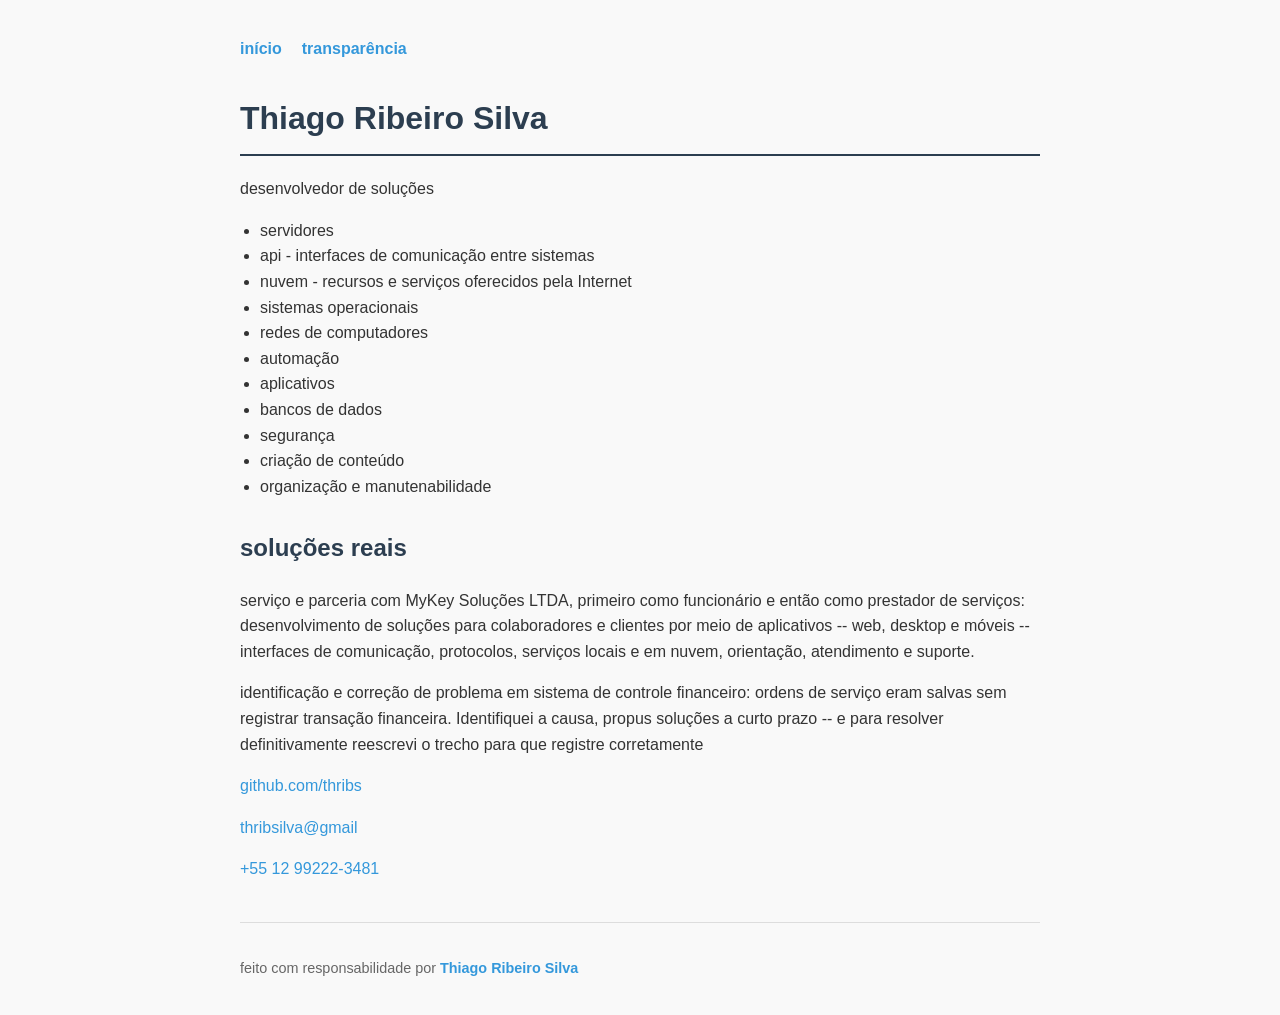
<file: index.html>
<!doctype html>
<html lang="pt-BR">
  <head>
    <meta charset="UTF-8" />
    <meta name="viewport" content="width=device-width, initial-scale=1" />
    <link rel="stylesheet" href="local.css">
    <title>Thiago Ribeiro Silva</title>
  </head>
  <body>
    <nav>
      <ul>
        <li><a href="/inicio">início</a></li>
        <li><a href="/transparencia">transparência</a></li>
      </ul>
    </nav>
    <h1>Thiago Ribeiro Silva</h1>
    <p>desenvolvedor de soluções</p>
    <ul>
      <li>servidores</li>
      <li>api - interfaces de comunicação entre sistemas</li>
      <li>nuvem - recursos e serviços oferecidos pela Internet</li>
      <li>sistemas operacionais</li>
      <li>redes de computadores</li>
      <li>automação</li>
      <li>aplicativos</li>
      <li>bancos de dados</li>
      <li>segurança</li>
      <li>criação de conteúdo</li>
      <li>organização e manutenabilidade</li>
    </ul>
    <h2>soluções reais</h2>
    <p>
      serviço e parceria com MyKey Soluções LTDA, primeiro como funcionário
      e então como prestador de serviços:
      desenvolvimento de soluções para colaboradores e clientes por meio de
      aplicativos -- web, desktop e móveis -- interfaces de comunicação,
      protocolos, serviços locais e em nuvem, orientação, atendimento e suporte.
    <p>
      identificação e correção de problema em sistema de controle financeiro:
      ordens de serviço eram salvas sem registrar transação financeira.
      Identifiquei a causa, propus soluções a curto prazo -- e para resolver
      definitivamente reescrevi o trecho
      para que registre corretamente
    </p>
    <p><a href="https://github.com/thribs">github.com/thribs</a></p>
    <p><a href="mailto:thribsilva@gmail.com">thribsilva@gmail</a></p>
    <p><a href="https://wa.me/5512992223481">+55 12 99222-3481</a></p>
    <footer>
      <p>
        feito com responsabilidade por
        <strong><a href="/inicio">Thiago Ribeiro Silva</a></strong>
      </p>
    </footer>
  </body>
</html>
</file>
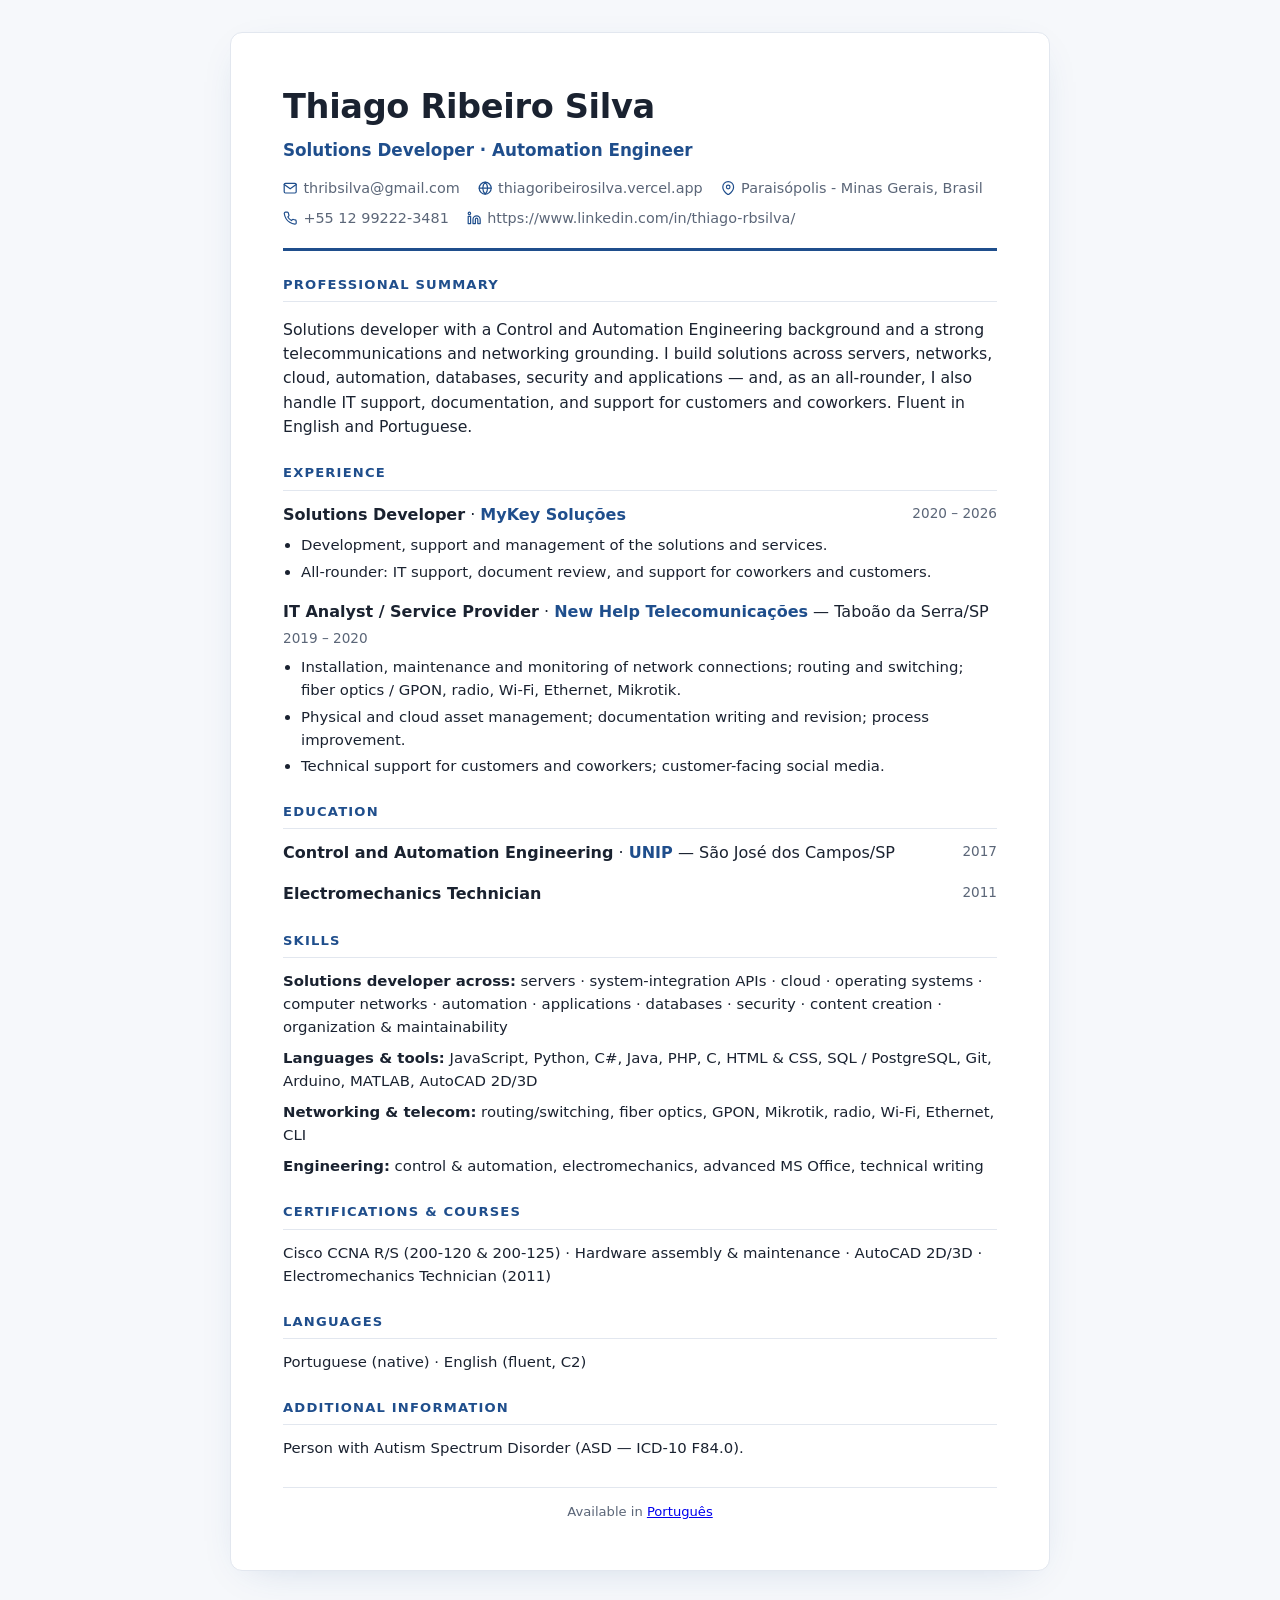
<file: curriculo/en-us/index.html>
<!DOCTYPE html>
<html lang="en-US">
<head>
  <meta charset="UTF-8">
  <meta name="viewport" content="width=device-width, initial-scale=1">
  <title>Thiago Ribeiro Silva — Resume</title>
  <link rel="icon" type="image/svg+xml" href="/favicon.svg" />
  <link rel="stylesheet" href="/curriculo/estilo.css" />
</head>
<body>
  <main class="folha">
    <header class="cabecalho">
      <h1>Thiago Ribeiro Silva</h1>
      <div class="cargo">Solutions Developer · Automation Engineer</div>
      <div class="contato">
        <span><svg class="icone" viewBox="0 0 24 24" aria-hidden="true"><path d="M4 4h16c1.1 0 2 .9 2 2v12c0 1.1-.9 2-2 2H4c-1.1 0-2-.9-2-2V6c0-1.1.9-2 2-2z"/><polyline points="22,6 12,13 2,6"/></svg><a href="mailto:thribsilva@gmail.com">thribsilva@gmail.com</a></span>
        <span><svg class="icone" viewBox="0 0 24 24" aria-hidden="true"><circle cx="12" cy="12" r="10"/><line x1="2" y1="12" x2="22" y2="12"/><path d="M12 2a15.3 15.3 0 0 1 4 10 15.3 15.3 0 0 1-4 10 15.3 15.3 0 0 1-4-10 15.3 15.3 0 0 1 4-10z"/></svg><a href="https://thiagoribeirosilva.vercel.app" target="_blank" rel="noopener">thiagoribeirosilva.vercel.app</a></span>
        <span><svg class="icone" viewBox="0 0 24 24" aria-hidden="true"><path d="M21 10c0 7-9 13-9 13s-9-6-9-13a9 9 0 0 1 18 0z"/><circle cx="12" cy="10" r="3"/></svg>Paraisópolis - Minas Gerais, Brasil</span>
        <span><svg class="icone" viewBox="0 0 24 24" aria-hidden="true"><path d="M22 16.92v3a2 2 0 0 1-2.18 2 19.79 19.79 0 0 1-8.63-3.07 19.5 19.5 0 0 1-6-6 19.79 19.79 0 0 1-3.07-8.67A2 2 0 0 1 4.11 2h3a2 2 0 0 1 2 1.72 12.84 12.84 0 0 0 .7 2.81 2 2 0 0 1-.45 2.11L8.09 9.91a16 16 0 0 0 6 6l1.27-1.27a2 2 0 0 1 2.11-.45 12.84 12.84 0 0 0 2.81.7A2 2 0 0 1 22 16.92z"/></svg><a href="tel:+5512992223481">+55 12 99222-3481</a></span>
        <span><svg class="icone" viewBox="0 0 24 24" aria-hidden="true"><path d="M16 8a6 6 0 0 1 6 6v7h-4v-7a2 2 0 0 0-2-2 2 2 0 0 0-2 2v7h-4v-7a6 6 0 0 1 6-6z"/><rect x="2" y="9" width="4" height="12"/><circle cx="4" cy="4" r="2"/></svg><span>https://www.linkedin.com/in/thiago-rbsilva/</span></span>
      </div>
    </header>

    <section>
      <h2>Professional summary</h2>
      <p class="resumo">
        Solutions developer with a Control and Automation Engineering background and a strong
        telecommunications and networking grounding. I build solutions across servers, networks, cloud,
        automation, databases, security and applications — and, as an all-rounder, I also handle IT support,
        documentation, and support for customers and coworkers. Fluent in English and Portuguese.
      </p>
    </section>

    <section>
      <h2>Experience</h2>

      <div class="item">
        <div class="item-topo">
          <span><span class="item-titulo">Solutions Developer</span> ·
            <span class="item-org">MyKey Soluções</span></span>
          <span class="item-periodo">2020 – 2026</span>
        </div>
        <ul>
          <li>Development, support and management of the solutions and services.</li>
          <li>All-rounder: IT support, document review, and support for coworkers and customers.</li>
        </ul>
      </div>

      <div class="item">
        <div class="item-topo">
          <span><span class="item-titulo">IT Analyst / Service Provider</span> ·
            <span class="item-org">New Help Telecomunicações</span> — Taboão da Serra/SP</span>
          <span class="item-periodo">2019 – 2020</span>
        </div>
        <ul>
          <li>Installation, maintenance and monitoring of network connections; routing and switching; fiber optics / GPON, radio, Wi-Fi, Ethernet, Mikrotik.</li>
          <li>Physical and cloud asset management; documentation writing and revision; process improvement.</li>
          <li>Technical support for customers and coworkers; customer-facing social media.</li>
        </ul>
      </div>
    </section>

    <section>
      <h2>Education</h2>
      <div class="item">
        <div class="item-topo">
          <span><span class="item-titulo">Control and Automation Engineering</span> ·
            <span class="item-org">UNIP</span> — São José dos Campos/SP</span>
          <span class="item-periodo">2017</span>
        </div>
      </div>
      <div class="item">
        <div class="item-topo">
          <span><span class="item-titulo">Electromechanics Technician</span></span>
          <span class="item-periodo">2011</span>
        </div>
      </div>
    </section>

    <section>
      <h2>Skills</h2>
      <div class="grupo-skill"><b>Solutions developer across:</b> servers · system-integration APIs · cloud · operating systems · computer networks · automation · applications · databases · security · content creation · organization &amp; maintainability</div>
      <div class="grupo-skill"><b>Languages &amp; tools:</b> JavaScript, Python, C#, Java, PHP, C, HTML &amp; CSS, SQL / PostgreSQL, Git, Arduino, MATLAB, AutoCAD 2D/3D</div>
      <div class="grupo-skill"><b>Networking &amp; telecom:</b> routing/switching, fiber optics, GPON, Mikrotik, radio, Wi-Fi, Ethernet, CLI</div>
      <div class="grupo-skill"><b>Engineering:</b> control &amp; automation, electromechanics, advanced MS Office, technical writing</div>
    </section>

    <section>
      <h2>Certifications &amp; courses</h2>
      <div class="linha-curta">Cisco CCNA R/S (200-120 &amp; 200-125) · Hardware assembly &amp; maintenance · AutoCAD 2D/3D · Electromechanics Technician (2011)</div>
    </section>

    <section>
      <h2>Languages</h2>
      <div class="linha-curta">Portuguese (native) · English (fluent, C2)</div>
    </section>

    <section>
      <h2>Additional information</h2>
      <div class="linha-curta">Person with Autism Spectrum Disorder (ASD — ICD-10 F84.0).</div>
    </section>

    <footer>Available in <a href="/curriculo/pt-br">Português</a></footer>
  </main>
</body>
</html>
</file>
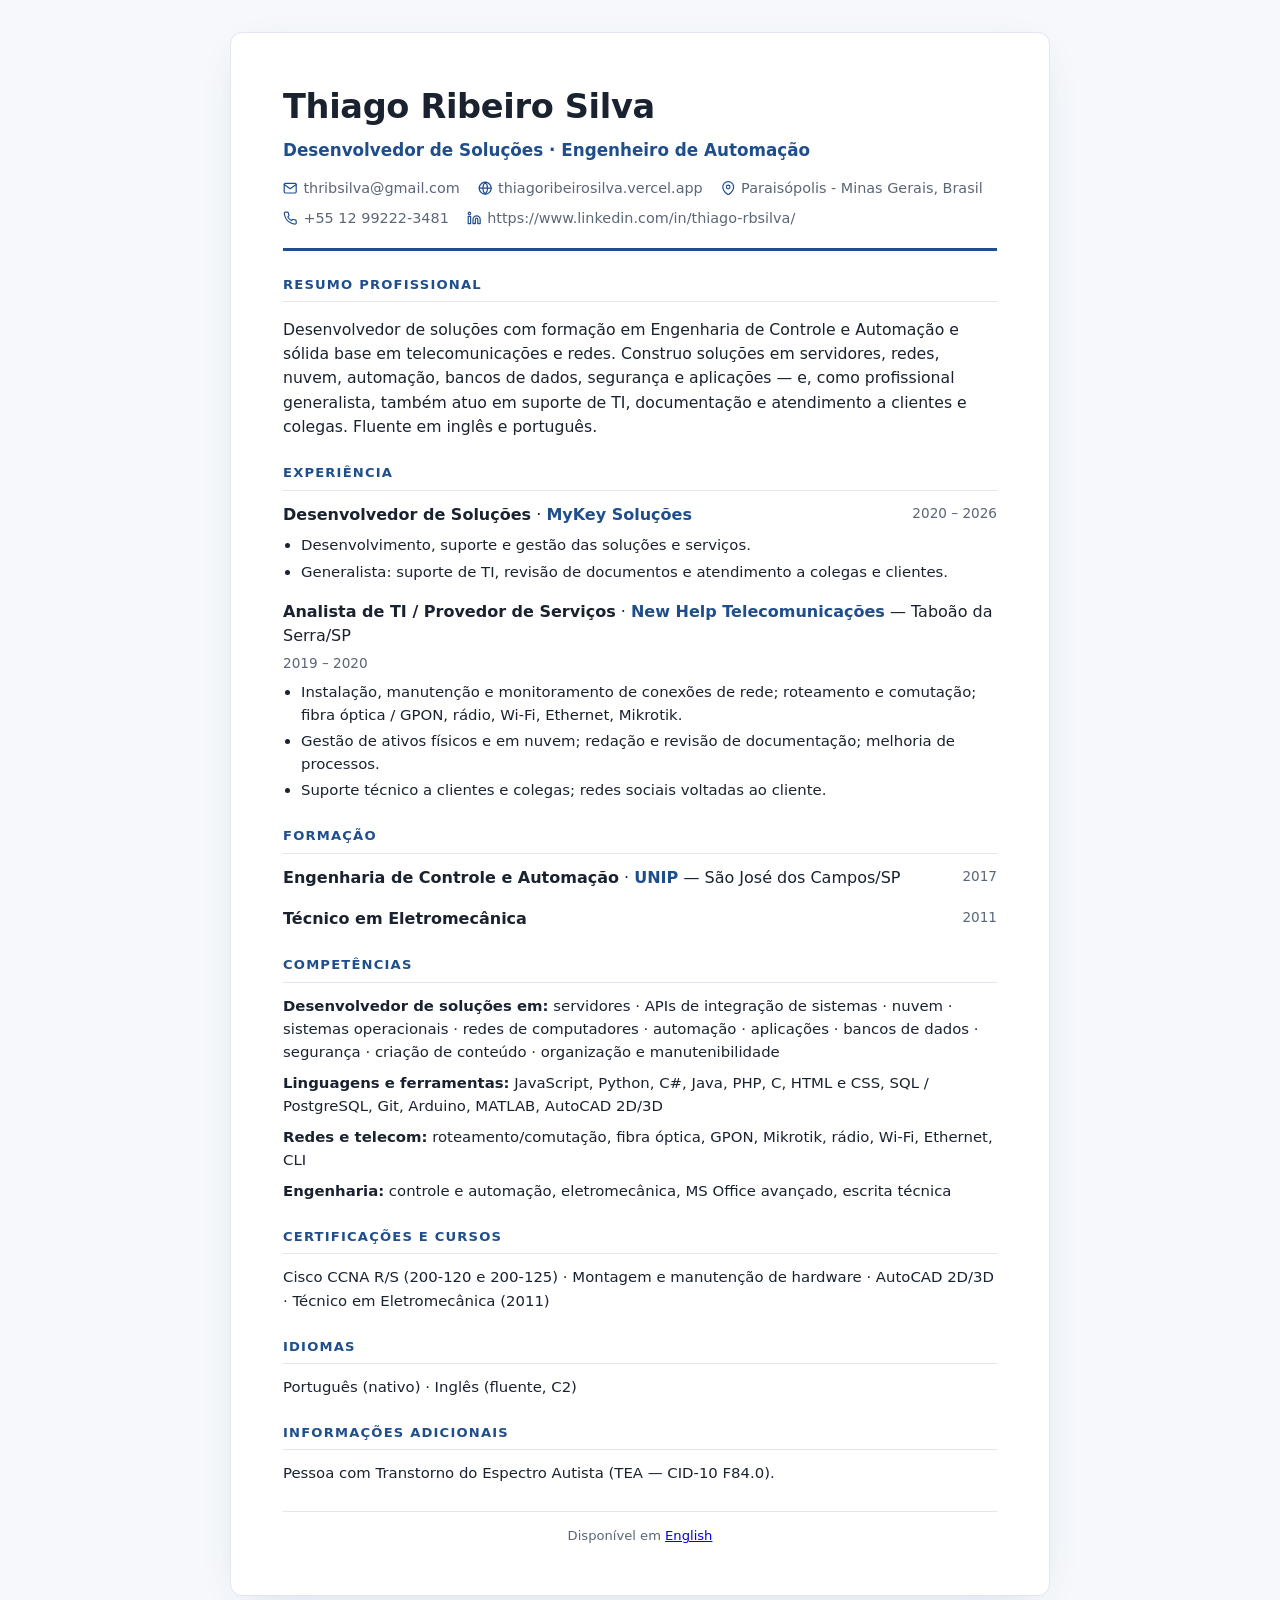
<file: curriculo/pt-br/index.html>
<!DOCTYPE html>
<html lang="pt-BR">
<head>
  <meta charset="UTF-8">
  <meta name="viewport" content="width=device-width, initial-scale=1">
  <title>Thiago Ribeiro Silva — Currículo</title>
  <link rel="icon" type="image/svg+xml" href="/favicon.svg" />
  <link rel="stylesheet" href="/curriculo/estilo.css" />
</head>
<body>
  <main class="folha">
    <header class="cabecalho">
      <h1>Thiago Ribeiro Silva</h1>
      <div class="cargo">Desenvolvedor de Soluções · Engenheiro de Automação</div>
      <div class="contato">
        <span><svg class="icone" viewBox="0 0 24 24" aria-hidden="true"><path d="M4 4h16c1.1 0 2 .9 2 2v12c0 1.1-.9 2-2 2H4c-1.1 0-2-.9-2-2V6c0-1.1.9-2 2-2z"/><polyline points="22,6 12,13 2,6"/></svg><a href="mailto:thribsilva@gmail.com">thribsilva@gmail.com</a></span>
        <span><svg class="icone" viewBox="0 0 24 24" aria-hidden="true"><circle cx="12" cy="12" r="10"/><line x1="2" y1="12" x2="22" y2="12"/><path d="M12 2a15.3 15.3 0 0 1 4 10 15.3 15.3 0 0 1-4 10 15.3 15.3 0 0 1-4-10 15.3 15.3 0 0 1 4-10z"/></svg><a href="https://thiagoribeirosilva.vercel.app" target="_blank" rel="noopener">thiagoribeirosilva.vercel.app</a></span>
        <span><svg class="icone" viewBox="0 0 24 24" aria-hidden="true"><path d="M21 10c0 7-9 13-9 13s-9-6-9-13a9 9 0 0 1 18 0z"/><circle cx="12" cy="10" r="3"/></svg>Paraisópolis - Minas Gerais, Brasil</span>
        <span><svg class="icone" viewBox="0 0 24 24" aria-hidden="true"><path d="M22 16.92v3a2 2 0 0 1-2.18 2 19.79 19.79 0 0 1-8.63-3.07 19.5 19.5 0 0 1-6-6 19.79 19.79 0 0 1-3.07-8.67A2 2 0 0 1 4.11 2h3a2 2 0 0 1 2 1.72 12.84 12.84 0 0 0 .7 2.81 2 2 0 0 1-.45 2.11L8.09 9.91a16 16 0 0 0 6 6l1.27-1.27a2 2 0 0 1 2.11-.45 12.84 12.84 0 0 0 2.81.7A2 2 0 0 1 22 16.92z"/></svg><a href="tel:+5512992223481">+55 12 99222-3481</a></span>
        <span><svg class="icone" viewBox="0 0 24 24" aria-hidden="true"><path d="M16 8a6 6 0 0 1 6 6v7h-4v-7a2 2 0 0 0-2-2 2 2 0 0 0-2 2v7h-4v-7a6 6 0 0 1 6-6z"/><rect x="2" y="9" width="4" height="12"/><circle cx="4" cy="4" r="2"/></svg><span>https://www.linkedin.com/in/thiago-rbsilva/</span></span>
      </div>
    </header>

    <section>
      <h2>Resumo profissional</h2>
      <p class="resumo">
        Desenvolvedor de soluções com formação em Engenharia de Controle e Automação e sólida base em
        telecomunicações e redes. Construo soluções em servidores, redes, nuvem, automação, bancos de dados,
        segurança e aplicações — e, como profissional generalista, também atuo em suporte de TI, documentação
        e atendimento a clientes e colegas. Fluente em inglês e português.
      </p>
    </section>

    <section>
      <h2>Experiência</h2>

      <div class="item">
        <div class="item-topo">
          <span><span class="item-titulo">Desenvolvedor de Soluções</span> ·
            <span class="item-org">MyKey Soluções</span></span>
          <span class="item-periodo">2020 – 2026</span>
        </div>
        <ul>
          <li>Desenvolvimento, suporte e gestão das soluções e serviços.</li>
          <li>Generalista: suporte de TI, revisão de documentos e atendimento a colegas e clientes.</li>
        </ul>
      </div>

      <div class="item">
        <div class="item-topo">
          <span><span class="item-titulo">Analista de TI / Provedor de Serviços</span> ·
            <span class="item-org">New Help Telecomunicações</span> — Taboão da Serra/SP</span>
          <span class="item-periodo">2019 – 2020</span>
        </div>
        <ul>
          <li>Instalação, manutenção e monitoramento de conexões de rede; roteamento e comutação; fibra óptica / GPON, rádio, Wi-Fi, Ethernet, Mikrotik.</li>
          <li>Gestão de ativos físicos e em nuvem; redação e revisão de documentação; melhoria de processos.</li>
          <li>Suporte técnico a clientes e colegas; redes sociais voltadas ao cliente.</li>
        </ul>
      </div>
    </section>

    <section>
      <h2>Formação</h2>
      <div class="item">
        <div class="item-topo">
          <span><span class="item-titulo">Engenharia de Controle e Automação</span> ·
            <span class="item-org">UNIP</span> — São José dos Campos/SP</span>
          <span class="item-periodo">2017</span>
        </div>
      </div>
      <div class="item">
        <div class="item-topo">
          <span><span class="item-titulo">Técnico em Eletromecânica</span></span>
          <span class="item-periodo">2011</span>
        </div>
      </div>
    </section>

    <section>
      <h2>Competências</h2>
      <div class="grupo-skill"><b>Desenvolvedor de soluções em:</b> servidores · APIs de integração de sistemas · nuvem · sistemas operacionais · redes de computadores · automação · aplicações · bancos de dados · segurança · criação de conteúdo · organização e manutenibilidade</div>
      <div class="grupo-skill"><b>Linguagens e ferramentas:</b> JavaScript, Python, C#, Java, PHP, C, HTML e CSS, SQL / PostgreSQL, Git, Arduino, MATLAB, AutoCAD 2D/3D</div>
      <div class="grupo-skill"><b>Redes e telecom:</b> roteamento/comutação, fibra óptica, GPON, Mikrotik, rádio, Wi-Fi, Ethernet, CLI</div>
      <div class="grupo-skill"><b>Engenharia:</b> controle e automação, eletromecânica, MS Office avançado, escrita técnica</div>
    </section>

    <section>
      <h2>Certificações e cursos</h2>
      <div class="linha-curta">Cisco CCNA R/S (200-120 e 200-125) · Montagem e manutenção de hardware · AutoCAD 2D/3D · Técnico em Eletromecânica (2011)</div>
    </section>

    <section>
      <h2>Idiomas</h2>
      <div class="linha-curta">Português (nativo) · Inglês (fluente, C2)</div>
    </section>

    <section>
      <h2>Informações adicionais</h2>
      <div class="linha-curta">Pessoa com Transtorno do Espectro Autista (TEA — CID-10 F84.0).</div>
    </section>

    <footer>Disponível em <a href="/curriculo/en-us">English</a></footer>
  </main>
</body>
</html>
</file>
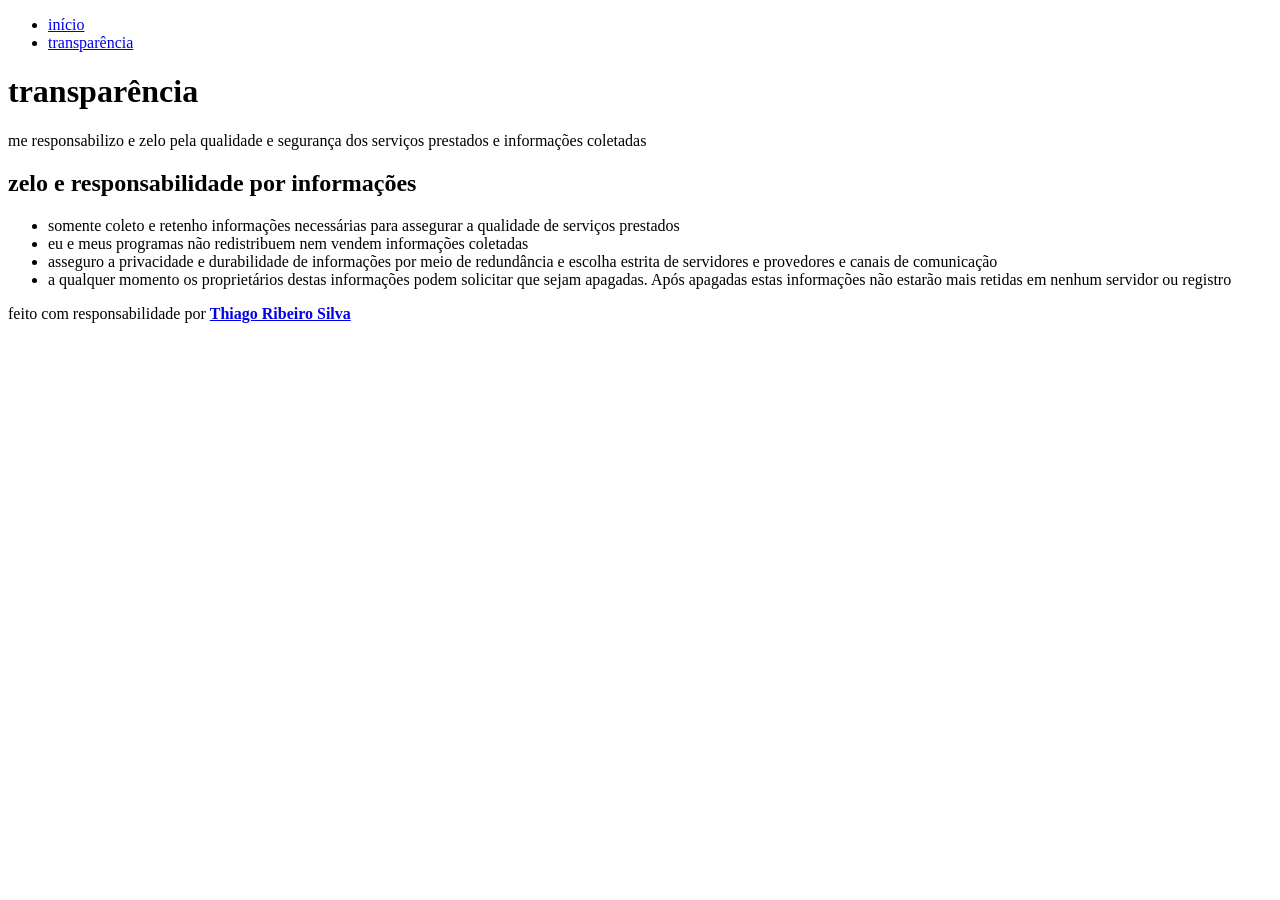
<file: transparencia.html>
<!DOCTYPE html>
<html lang="pt-BR">
  <head>
    <meta charset="UTF-8" />
    <meta name="viewport" content="width=device-width, initial-scale=1" />
    <title>Thiago Ribeiro Silva - Transparência</title>
  </head>
  <body>
    <nav>
      <ul>
        <li><a href="index.html">início</a></li>
        <li><a href="transparencia.html">transparência</a></li>
      </ul>
    </nav>
    <h1>transparência</h1>
    <p>
      me responsabilizo e zelo pela qualidade e segurança dos serviços prestados e informações coletadas
    </p>
    <h2>zelo e responsabilidade por informações</h2>
      <ul>
        <li>somente coleto e retenho informações necessárias para assegurar a qualidade de serviços prestados</li>
        <li>eu e meus programas não redistribuem nem vendem informações coletadas</li>
        <li>asseguro a privacidade e durabilidade de informações por meio de redundância e escolha estrita de servidores e provedores e canais de comunicação</li>
        <li>a qualquer momento os proprietários destas informações podem solicitar que sejam apagadas. Após apagadas estas informações não estarão mais retidas em nenhum servidor ou registro</li>
      </ul>
  </body>
  <footer>
    <p>feito com responsabilidade por <strong><a href="/inicio">Thiago Ribeiro Silva</a></strong></p>
  </footer>
</html>
</file>
<file: local.css>
body {
  font-family: -apple-system, BlinkMacSystemFont, 'Segoe UI', Roboto, Helvetica, Arial, sans-serif;
  line-height: 1.6;
  color: #333;
  max-width: 800px;
  margin: 0 auto;
  padding: 20px;
  background-color: #f9f9f9;
}
h1 {
  color: #2c3e50;
  border-bottom: 2px solid #2c3e50;
  padding-bottom: 10px;
  margin-bottom: 20px;
}

h2 {
  color: #2c3e50;
  margin-top: 30px;
}

nav ul {
  list-style: none;
  padding: 0;
  display: flex;
  gap: 20px;
  border-bottom: 1px sold #ddd;
  padding-bottom: 10px;
  margin-bottom: 20px;
}

nav a {
  text-decoration: none;
  color: #3498db;
  font-weight: bold;
}
nav a:hover {
    text-decoration: underline;
}
ul {
  list-style-type: disc;
  padding-left: 20px;
}

p {
  margin-bottom: 15px;
}

a {
  color: #3498db;
  text-decoration: none;
}

a:hover {
  text-decoration: underline;
}

footer {
  margin-top: 40px;
  padding-top: 20px;
  border-top: 1px solid #ddd;
  font-size: 0.9em;
  color: #666;
}
</file>
<file: curriculo/estilo.css>
:root {
  --branco: #ffffff;
  --branco-gelo: #f6f8fb;
  --azul-noite: #1a2230;
  --cinza-azulado: #5b6678;
  --azul-corporativo: #1f4e8c; /* azul corporativo (engenharia/aeroespacial) */
  --azul-claro: #eaf1fb;
  --cinza-claro: #e2e7ef;
  --largura-maxima: 820px;
}

* {
  box-sizing: border-box;
}

body {
  margin: 0;
  background: var(--branco-gelo);
  color: var(--azul-noite);
  font-family: 'Inter', system-ui, -apple-system, 'Segoe UI', Roboto, Arial, sans-serif;
  line-height: 1.55;
  -webkit-font-smoothing: antialiased;
}

.folha {
  max-width: var(--largura-maxima);
  margin: 32px auto;
  background: var(--branco);
  border: 1px solid var(--cinza-claro);
  border-radius: 12px;
  padding: 48px 52px;
  box-shadow: 0 10px 40px -20px rgba(31, 78, 140, .25);
}

/* cabeçalho */
.folha .cabecalho {
  border-bottom: 3px solid var(--azul-corporativo);
  padding-bottom: 18px;
  margin-bottom: 22px;
}

.folha .cabecalho h1 {
  margin: 0;
  font-size: 2.1rem;
  letter-spacing: -.01em;
  color: var(--azul-noite);
}

.folha .cargo {
  margin: 4px 0 14px;
  color: var(--azul-corporativo);
  font-weight: 600;
  font-size: 1.05rem;
}

.folha .contato {
  display: flex;
  flex-wrap: wrap;
  gap: 8px 18px;
  font-size: .9rem;
  color: var(--cinza-azulado);
}

.folha .contato span {
  display: inline-flex;
  align-items: center;
}

.folha .contato a {
  color: var(--cinza-azulado);
  text-decoration: none;
}

.folha .contato a:hover {
  color: var(--azul-corporativo);
}

.folha .contato .icone {
  width: 1em;
  height: 1em;
  color: var(--azul-corporativo);
  margin-right: 6px;
  vertical-align: -2px;
  flex: none;
  stroke: currentColor;
  fill: none;
  stroke-width: 2;
  stroke-linecap: round;
  stroke-linejoin: round;
}

/* seções */
.folha section {
  margin-top: 24px;
}

.folha section h2 {
  font-size: .82rem;
  text-transform: uppercase;
  letter-spacing: .09em;
  color: var(--azul-corporativo);
  margin: 0 0 12px;
  padding-bottom: 6px;
  border-bottom: 1px solid var(--cinza-claro);
}

.folha .resumo {
  color: var(--azul-noite);
  font-size: .98rem;
}

/* experiência / formação */
.folha .item {
  margin-bottom: 16px;
}

.folha .item-topo {
  display: flex;
  justify-content: space-between;
  flex-wrap: wrap;
  gap: 4px;
}

.folha .item-titulo {
  font-weight: 700;
}

.folha .item-org {
  color: var(--azul-corporativo);
  font-weight: 600;
}

.folha .item-periodo {
  color: var(--cinza-azulado);
  font-size: .85rem;
  white-space: nowrap;
}

.folha .item ul {
  margin: 7px 0 0;
  padding-left: 18px;
}

.folha .item li {
  margin: 3px 0;
  font-size: .93rem;
}

.folha .placeholder {
  color: #b03a2e;
  font-weight: 600; /* destacar o que falta confirmar */
}

/* habilidades */
.folha .grupo-skill {
  margin-bottom: 8px;
  font-size: .93rem;
}

.folha .grupo-skill b {
  color: var(--azul-noite);
}

.folha .linha-curta {
  font-size: .93rem;
}

.folha footer {
  margin-top: 26px;
  padding-top: 14px;
  border-top: 1px solid var(--cinza-claro);
  font-size: .82rem;
  color: var(--cinza-azulado);
  text-align: center;
}

/* responsivo */
@media (max-width: 600px) {
  .folha {
    padding: 30px 22px;
    margin: 14px;
  }

  .folha .cabecalho h1 {
    font-size: 1.7rem;
  }
}

/* impressão / salvar como PDF */
@media print {
  body {
    background: #fff;
  }

  .folha {
    margin: 0;
    border: 0;
    box-shadow: none;
    border-radius: 0;
    padding: 0 8mm;
    max-width: none;
  }

  .folha a {
    color: var(--azul-noite) !important;
  }
}
</file>
